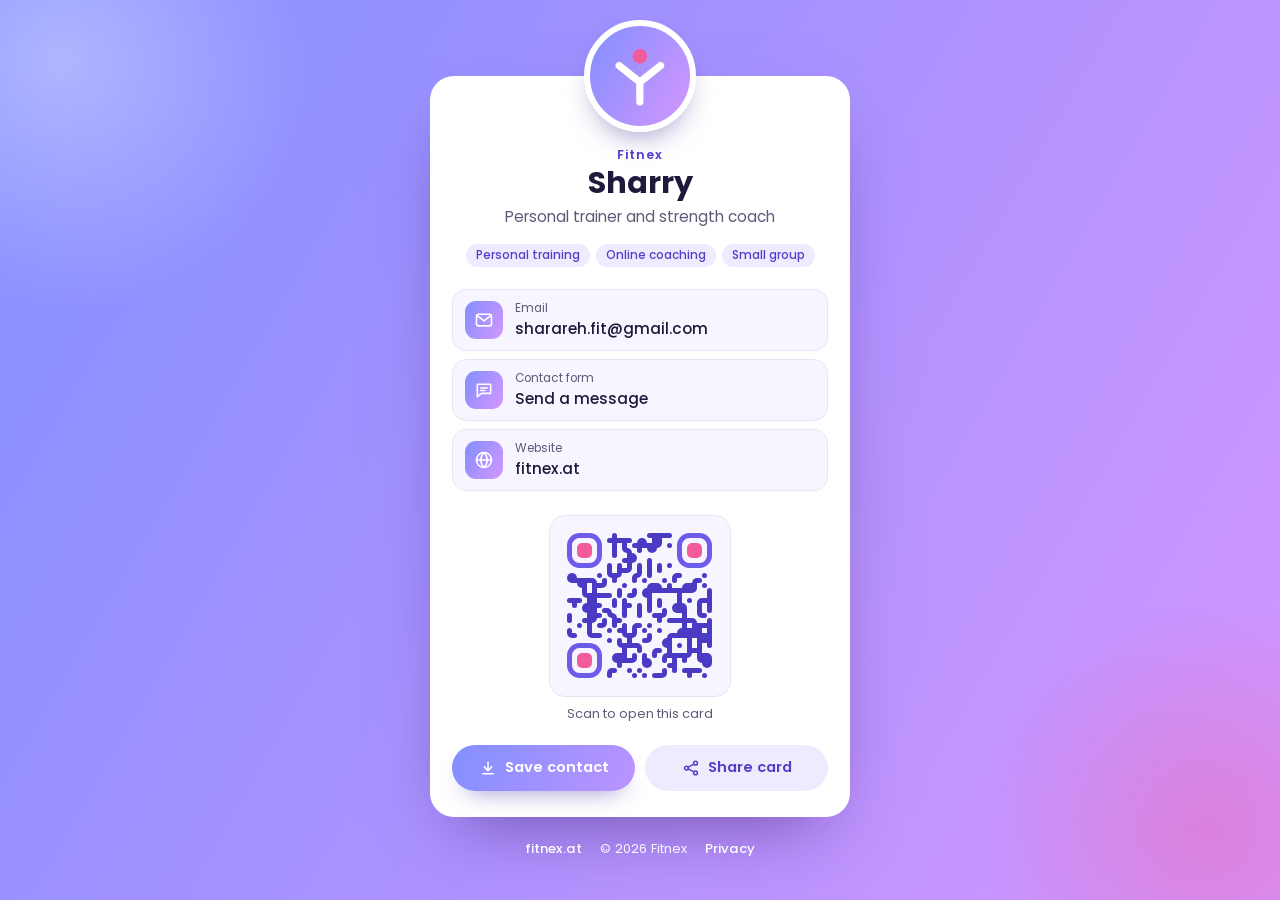
<file: card/index.html>
<!doctype html>
<html lang="en">
<head>
<meta charset="utf-8">
<meta name="viewport" content="width=device-width, initial-scale=1, viewport-fit=cover">
<title>Sharry, Personal Trainer at Fitnex | Digital Business Card</title>
<meta name="description" content="Digital business card of Sharry, personal trainer and strength coach at Fitnex. Email, contact form and website. Save the contact in one tap.">
<meta name="author" content="Fitnex">
<meta name="robots" content="index, follow, max-image-preview:large">
<meta name="theme-color" content="#8E8FFF">
<link rel="canonical" href="https://fitnex.at/card/">
<link rel="icon" href="../assets/img/logo.svg" type="image/svg+xml">
<link rel="apple-touch-icon" href="../assets/img/apple-touch-icon.png">

<!-- Add to Home Screen: opens full screen like an app (manifest for Android/Chrome, meta tags for iPhone) -->
<link rel="manifest" href="manifest.webmanifest">
<meta name="mobile-web-app-capable" content="yes">
<meta name="apple-mobile-web-app-capable" content="yes">
<meta name="apple-mobile-web-app-title" content="Fitnex">
<meta name="apple-mobile-web-app-status-bar-style" content="black-translucent">

<!-- Open Graph / social previews -->
<meta property="og:type" content="profile">
<meta property="og:site_name" content="Fitnex">
<meta property="og:locale" content="en_GB">
<meta property="og:url" content="https://fitnex.at/card/">
<meta property="og:title" content="Sharry, Personal Trainer at Fitnex">
<meta property="og:description" content="Digital business card: personal training, online coaching and small-group strength training.">
<meta property="og:image" content="https://fitnex.at/assets/img/og-image.png">
<meta property="og:image:width" content="1200">
<meta property="og:image:height" content="630">
<meta property="og:image:alt" content="Fitnex logo with the motto Train for Health. Fitness for Life.">
<meta name="twitter:card" content="summary_large_image">
<meta name="twitter:title" content="Sharry, Personal Trainer at Fitnex">
<meta name="twitter:description" content="Digital business card: personal training, online coaching and small-group strength training.">
<meta name="twitter:image" content="https://fitnex.at/assets/img/og-image.png">
<meta name="twitter:image:alt" content="Fitnex logo with the motto Train for Health. Fitness for Life.">

<script type="application/ld+json">
{
  "@context": "https://schema.org",
  "@type": "ProfilePage",
  "url": "https://fitnex.at/card/",
  "name": "Sharry, Personal Trainer at Fitnex: Digital Business Card",
  "isPartOf": { "@id": "https://fitnex.at/#website" },
  "mainEntity": { "@id": "https://fitnex.at/#coach" }
}
</script>

<link rel="preconnect" href="https://fonts.googleapis.com">
<link rel="preconnect" href="https://fonts.gstatic.com" crossorigin>
<link href="https://fonts.googleapis.com/css2?family=Poppins:wght@400;500;600;700&display=swap" rel="stylesheet">
<link rel="stylesheet" href="../assets/css/card.css">
<script defer src="../assets/js/qr-code-styling.js"></script>
<script defer src="../assets/js/business-card.js"></script>
<script defer src="../assets/js/card.js"></script>
</head>
<body>

<main class="bcard">
  <article class="bcard-card">

    <div class="bcard-badge" aria-hidden="true">
      <svg class="logo" viewBox="8 5 48 56"><circle class="logo-head" cx="32" cy="13" r="7"/><path class="logo-body" d="M12 22l20 16 20-16M32 38v19"/></svg>
    </div>

    <p class="bcard-brand">Fitnex</p>
    <h1 class="bcard-name">Sharry</h1>
    <p class="bcard-tagline">Personal trainer and strength coach</p>

    <ul class="bcard-tags" aria-label="Services">
      <li>Personal training</li>
      <li>Online coaching</li>
      <li>Small group</li>
    </ul>

    <nav class="bcard-links" aria-label="Contact">
      <a class="bcard-link" href="mailto:sharareh.fit@gmail.com">
        <span class="bcard-icon" aria-hidden="true"><svg viewBox="0 0 24 24"><rect x="3" y="5" width="18" height="14" rx="2.5"/><path d="M3.5 6.5l8.5 6.5 8.5-6.5"/></svg></span>
        <span class="bcard-text"><span class="bcard-label">Email</span><span class="bcard-value">sharareh.fit@gmail.com</span></span>
      </a>
      <a class="bcard-link" href="https://fitnex.at/#contact">
        <span class="bcard-icon" aria-hidden="true"><svg viewBox="0 0 24 24"><path d="M4 5h16v11H9l-5 4z"/><path d="M8 9.5h8M8 12.5h5"/></svg></span>
        <span class="bcard-text"><span class="bcard-label">Contact form</span><span class="bcard-value">Send a message</span></span>
      </a>
      <a class="bcard-link" href="https://fitnex.at/">
        <span class="bcard-icon" aria-hidden="true"><svg viewBox="0 0 24 24"><circle cx="12" cy="12" r="9"/><path d="M3 12h18M12 3c2.6 2.6 3.8 5.6 3.8 9S14.6 18.4 12 21c-2.6-2.6-3.8-5.6-3.8-9S9.4 5.6 12 3z"/></svg></span>
        <span class="bcard-text"><span class="bcard-label">Website</span><span class="bcard-value">fitnex.at</span></span>
      </a>
    </nav>

    <div class="bcard-qr">
      <div class="bcard-qr-box" id="card-qr"></div>
      <p class="bcard-qr-caption">Scan to open this card</p>
    </div>

    <div class="bcard-actions">
      <button class="bcard-btn bcard-btn-primary" type="button" id="card-save">
        <svg viewBox="0 0 24 24" aria-hidden="true"><path d="M12 4v11M7 10.5l5 5 5-5M5 19.5h14"/></svg>Save contact
      </button>
      <button class="bcard-btn bcard-btn-soft" type="button" id="card-share">
        <svg viewBox="0 0 24 24" aria-hidden="true"><circle cx="18" cy="5.5" r="2.5"/><circle cx="6" cy="12" r="2.5"/><circle cx="18" cy="18.5" r="2.5"/><path d="M8.2 10.8l7.6-4M8.2 13.2l7.6 4"/></svg>Share card
      </button>
      <!-- shown only where installing is possible and the card isn't installed yet -->
      <button class="bcard-btn bcard-btn-line" type="button" id="card-install" hidden>
        <svg viewBox="0 0 24 24" aria-hidden="true"><rect x="6.5" y="2.5" width="11" height="19" rx="2.5"/><path d="M12 7.5v7M9 11.5l3 3 3-3"/></svg>Add to Home Screen
      </button>
    </div>
    <p class="bcard-ios-hint" id="card-ios-hint" hidden>
      In Safari, tap <strong>Share</strong>
      <svg viewBox="0 0 24 24" aria-label="the Share icon" role="img"><path d="M12 3v12M8 7l4-4 4 4"/><path d="M6 11H5a1 1 0 0 0-1 1v8a1 1 0 0 0 1 1h14a1 1 0 0 0 1-1v-8a1 1 0 0 0-1-1h-1"/></svg>
      then <strong>Add to Home Screen</strong>.
    </p>

  </article>

  <footer class="bcard-footer">
    <a href="https://fitnex.at/">fitnex.at</a>
    <span>© <span data-year>2026</span> Fitnex</span>
    <a href="../privacy.html">Privacy</a>
  </footer>
</main>

<div class="card-toast" role="status" aria-live="polite"></div>

</body>
</html>
</file>
<file: assets/css/card.css>
/* ==========================================================================
   Fitnex: digital business card (/card/)
   Same palette as the website: periwinkle to lilac gradient, violet brand,
   pink accent, Poppins.
   ========================================================================== */

:root{
  --v1:#828FFF;
  --v2:#D496FF;
  --violet:#6C5CE7;
  --violet-ink:#5141C9;
  --pink:#F25C9B;
  --ink:#1E1A3C;
  --body:#5D5A78;
  --soft:#F7F5FF;
  --soft-2:#EFEBFF;
  --line:#E8E4F6;
  --grad:linear-gradient(120deg, var(--v1) 0%, var(--v2) 100%);
  --grad-warm:linear-gradient(120deg, #F25C9B 0%, #B98CFF 100%);
}

*{box-sizing:border-box}
html{background:var(--v1)}   /* no white flash when the page bounces */
body{margin:0; font-family:"Poppins", system-ui, sans-serif; color:var(--body); -webkit-font-smoothing:antialiased}
a{color:inherit}
:focus-visible{outline:3px solid var(--violet); outline-offset:3px; border-radius:6px}

/* ---------- Page ---------- */
.bcard{
  position:relative; min-height:100vh; min-height:100dvh;
  display:flex; flex-direction:column; align-items:center;
  padding:76px 16px 28px; background:var(--grad); overflow:hidden;
}
.bcard::before, .bcard::after{ /* soft light blobs, as in the website hero */
  content:""; position:fixed; border-radius:50%; pointer-events:none;
}
.bcard::before{width:520px; height:520px; left:-200px; top:-200px; background:radial-gradient(circle, rgba(255,255,255,.35), rgba(255,255,255,0) 70%)}
.bcard::after{width:460px; height:460px; right:-160px; bottom:-160px; background:radial-gradient(circle, rgba(242,92,155,.35), rgba(242,92,155,0) 70%)}

/* ---------- Card ---------- */
.bcard-card{
  position:relative; z-index:1; width:100%; max-width:420px;
  display:flex; flex-direction:column; align-items:center; text-align:center;
  background:#fff; border-radius:24px; padding:0 22px 26px;
  box-shadow:0 30px 70px -30px rgba(40,10,90,.55);
}
.bcard-badge{
  display:grid; place-items:center; width:112px; height:112px; margin:-56px 0 14px;
  border-radius:50%; background:var(--grad); border:6px solid #fff;
  box-shadow:0 14px 30px -14px rgba(60,30,140,.6);
}
.logo{display:block; height:58px; width:auto; aspect-ratio:48 / 56; transform:translateY(1px)}
.logo-head{fill:var(--pink)}
.logo-body{fill:none; stroke:#fff; stroke-width:7; stroke-linecap:round; stroke-linejoin:round}

.bcard-brand{margin:0; font-size:.78rem; font-weight:600; letter-spacing:.08em; color:var(--violet-ink)}
.bcard-name{margin:2px 0 4px; font-size:1.9rem; font-weight:700; color:var(--ink); line-height:1.15}
.bcard-tagline{margin:0 0 16px; font-size:.95rem}

.bcard-tags{display:flex; flex-wrap:wrap; justify-content:center; gap:6px; list-style:none; margin:0 0 22px; padding:0}
.bcard-tags li{font-size:.74rem; font-weight:500; color:var(--violet-ink); background:var(--soft-2); border-radius:999px; padding:3px 10px}

/* ---------- Links ---------- */
.bcard-links{width:100%; display:flex; flex-direction:column; gap:8px; margin-bottom:24px}
.bcard-link{
  display:flex; align-items:center; gap:12px; padding:10px 12px; text-align:left; text-decoration:none;
  background:var(--soft); border:1px solid var(--line); border-radius:14px;
  transition:background-color .15s, border-color .15s, translate .15s;
}
.bcard-link:hover{background:var(--soft-2); border-color:#D3CAF8; translate:0 -1px}
.bcard-icon{flex:none; width:38px; height:38px; display:grid; place-items:center; border-radius:11px; background:var(--grad)}
.bcard-icon svg{width:20px; height:20px; fill:none; stroke:#fff; stroke-width:1.9; stroke-linecap:round; stroke-linejoin:round}
.bcard-text{display:flex; flex-direction:column; min-width:0}
.bcard-label{font-size:.74rem; color:var(--body)}
.bcard-value{font-size:.95rem; font-weight:500; color:var(--ink); white-space:nowrap; overflow:hidden; text-overflow:ellipsis}

/* ---------- QR ---------- */
.bcard-qr{display:flex; flex-direction:column; align-items:center; gap:8px; margin-bottom:22px}
.bcard-qr-box{display:inline-flex; padding:12px; border-radius:16px; background:var(--soft); border:1px solid var(--line); overflow:hidden; min-width:182px; min-height:182px}
.bcard-qr-box svg, .bcard-qr-box canvas{display:block}
.bcard-qr-caption{margin:0; font-size:.8rem}

/* ---------- Actions ---------- */
.bcard-actions{display:grid; grid-template-columns:1fr 1fr; gap:10px; width:100%}
.bcard-btn{
  display:inline-flex; align-items:center; justify-content:center; gap:8px;
  font:inherit; font-weight:600; font-size:.92rem; padding:.85em 1em; border:0; border-radius:999px; cursor:pointer; white-space:nowrap;
  transition:transform .15s, box-shadow .15s, background-position .3s;
}
.bcard-btn svg{width:18px; height:18px; fill:none; stroke:currentColor; stroke-width:2; stroke-linecap:round; stroke-linejoin:round}
.bcard-btn-primary{color:#fff; background:var(--grad); background-size:150% 100%; box-shadow:0 12px 24px -14px rgba(76,60,170,.7)}
.bcard-btn-primary:hover{background-position:100% 0; transform:translateY(-1px)}
.bcard-btn-soft{color:var(--violet-ink); background:var(--soft-2)}
.bcard-btn-soft:hover{background:#E4DEFF; transform:translateY(-1px)}

/* ---------- Footer ---------- */
.bcard-footer{position:relative; z-index:1; display:flex; flex-wrap:wrap; justify-content:center; gap:6px 18px; margin-top:22px; font-size:.82rem; color:rgba(255,255,255,.92)}
.bcard-footer a{color:#fff; font-weight:500; text-decoration:none}
.bcard-footer a:hover{text-decoration:underline; text-underline-offset:3px}
.bcard-footer :focus-visible{outline-color:#fff}

/* ---------- Toast ---------- */
.card-toast{
  position:fixed; left:50%; bottom:1.5rem; z-index:10; max-width:calc(100% - 2rem);
  transform:translate(-50%, 1rem); padding:.65rem 1.2rem; border-radius:999px;
  background:var(--ink); color:#fff; font-size:.82rem; text-align:center;
  opacity:0; visibility:hidden; transition:opacity .25s, transform .25s, visibility 0s linear .25s;
}
.card-toast.is-shown{opacity:1; visibility:visible; transform:translate(-50%, 0); transition:opacity .25s, transform .25s, visibility 0s}
.card-toast.is-error{background:#B3164F}

@media (max-width:360px){ .bcard-actions{grid-template-columns:1fr} }
@media (prefers-reduced-motion: reduce){ .bcard-link, .bcard-btn{transition:none} }

/* ---------- Add to Home Screen ---------- */
.bcard-btn-line{grid-column:1 / -1; color:var(--violet-ink); background:#fff; box-shadow:inset 0 0 0 1.5px #D3CAF8}
.bcard-btn-line:hover{background:var(--soft); transform:translateY(-1px)}
.bcard-btn[hidden], .bcard-ios-hint[hidden]{display:none}
.bcard-ios-hint{margin:12px 0 0; padding:10px 14px; border-radius:14px; background:var(--soft); font-size:.85rem; line-height:1.6}
.bcard-ios-hint strong{color:var(--ink); font-weight:600}
.bcard-ios-hint svg{display:inline-block; width:18px; height:18px; vertical-align:-3px; fill:none; stroke:var(--violet); stroke-width:2; stroke-linecap:round; stroke-linejoin:round}

/* installed as an app: keep clear of the iPhone notch and home bar */
@supports (padding:max(0px)){
  .bcard{padding-top:max(76px, calc(env(safe-area-inset-top) + 64px)); padding-bottom:max(28px, env(safe-area-inset-bottom))}
}
</file>
<file: public/assets/css/card.css>
/* ==========================================================================
   Fitnex: digital business card (/card/)
   Same palette as the website: periwinkle to lilac gradient, violet brand,
   pink accent, Poppins.
   ========================================================================== */

:root{
  --v1:#828FFF;
  --v2:#D496FF;
  --violet:#6C5CE7;
  --violet-ink:#5141C9;
  --pink:#F25C9B;
  --ink:#1E1A3C;
  --body:#5D5A78;
  --soft:#F7F5FF;
  --soft-2:#EFEBFF;
  --line:#E8E4F6;
  --grad:linear-gradient(120deg, var(--v1) 0%, var(--v2) 100%);
  --grad-warm:linear-gradient(120deg, #F25C9B 0%, #B98CFF 100%);
}

*{box-sizing:border-box}
html{background:var(--v1)}   /* no white flash when the page bounces */
body{margin:0; font-family:"Poppins", system-ui, sans-serif; color:var(--body); -webkit-font-smoothing:antialiased}
a{color:inherit}
:focus-visible{outline:3px solid var(--violet); outline-offset:3px; border-radius:6px}

/* ---------- Page ---------- */
.bcard{
  position:relative; min-height:100vh; min-height:100dvh;
  display:flex; flex-direction:column; align-items:center;
  padding:76px 16px 28px; background:var(--grad); overflow:hidden;
}
.bcard::before, .bcard::after{ /* soft light blobs, as in the website hero */
  content:""; position:fixed; border-radius:50%; pointer-events:none;
}
.bcard::before{width:520px; height:520px; left:-200px; top:-200px; background:radial-gradient(circle, rgba(255,255,255,.35), rgba(255,255,255,0) 70%)}
.bcard::after{width:460px; height:460px; right:-160px; bottom:-160px; background:radial-gradient(circle, rgba(242,92,155,.35), rgba(242,92,155,0) 70%)}

/* ---------- Card ---------- */
.bcard-card{
  position:relative; z-index:1; width:100%; max-width:420px;
  display:flex; flex-direction:column; align-items:center; text-align:center;
  background:#fff; border-radius:24px; padding:0 22px 26px;
  box-shadow:0 30px 70px -30px rgba(40,10,90,.55);
}
.bcard-badge{
  display:grid; place-items:center; width:112px; height:112px; margin:-56px 0 14px;
  border-radius:50%; background:var(--grad); border:6px solid #fff;
  box-shadow:0 14px 30px -14px rgba(60,30,140,.6);
}
.logo{display:block; height:58px; width:auto; aspect-ratio:48 / 56; transform:translateY(1px)}
.logo-head{fill:var(--pink)}
.logo-body{fill:none; stroke:#fff; stroke-width:7; stroke-linecap:round; stroke-linejoin:round}

.bcard-brand{margin:0; font-size:.78rem; font-weight:600; letter-spacing:.08em; color:var(--violet-ink)}
.bcard-name{margin:2px 0 4px; font-size:1.9rem; font-weight:700; color:var(--ink); line-height:1.15}
.bcard-tagline{margin:0 0 16px; font-size:.95rem}

.bcard-tags{display:flex; flex-wrap:wrap; justify-content:center; gap:6px; list-style:none; margin:0 0 22px; padding:0}
.bcard-tags li{font-size:.74rem; font-weight:500; color:var(--violet-ink); background:var(--soft-2); border-radius:999px; padding:3px 10px}

/* ---------- Links ---------- */
.bcard-links{width:100%; display:flex; flex-direction:column; gap:8px; margin-bottom:24px}
.bcard-link{
  display:flex; align-items:center; gap:12px; padding:10px 12px; text-align:left; text-decoration:none;
  background:var(--soft); border:1px solid var(--line); border-radius:14px;
  transition:background-color .15s, border-color .15s, translate .15s;
}
.bcard-link:hover{background:var(--soft-2); border-color:#D3CAF8; translate:0 -1px}
.bcard-icon{flex:none; width:38px; height:38px; display:grid; place-items:center; border-radius:11px; background:var(--grad)}
.bcard-icon svg{width:20px; height:20px; fill:none; stroke:#fff; stroke-width:1.9; stroke-linecap:round; stroke-linejoin:round}
.bcard-text{display:flex; flex-direction:column; min-width:0}
.bcard-label{font-size:.74rem; color:var(--body)}
.bcard-value{font-size:.95rem; font-weight:500; color:var(--ink); white-space:nowrap; overflow:hidden; text-overflow:ellipsis}

/* ---------- QR ---------- */
.bcard-qr{display:flex; flex-direction:column; align-items:center; gap:8px; margin-bottom:22px}
.bcard-qr-box{display:inline-flex; padding:12px; border-radius:16px; background:var(--soft); border:1px solid var(--line); overflow:hidden; min-width:182px; min-height:182px}
.bcard-qr-box svg, .bcard-qr-box canvas{display:block}
.bcard-qr-caption{margin:0; font-size:.8rem}

/* ---------- Actions ---------- */
.bcard-actions{display:grid; grid-template-columns:1fr 1fr; gap:10px; width:100%}
.bcard-btn{
  display:inline-flex; align-items:center; justify-content:center; gap:8px;
  font:inherit; font-weight:600; font-size:.92rem; padding:.85em 1em; border:0; border-radius:999px; cursor:pointer; white-space:nowrap;
  transition:transform .15s, box-shadow .15s, background-position .3s;
}
.bcard-btn svg{width:18px; height:18px; fill:none; stroke:currentColor; stroke-width:2; stroke-linecap:round; stroke-linejoin:round}
.bcard-btn-primary{color:#fff; background:var(--grad); background-size:150% 100%; box-shadow:0 12px 24px -14px rgba(76,60,170,.7)}
.bcard-btn-primary:hover{background-position:100% 0; transform:translateY(-1px)}
.bcard-btn-soft{color:var(--violet-ink); background:var(--soft-2)}
.bcard-btn-soft:hover{background:#E4DEFF; transform:translateY(-1px)}

/* ---------- Footer ---------- */
.bcard-footer{position:relative; z-index:1; display:flex; flex-wrap:wrap; justify-content:center; gap:6px 18px; margin-top:22px; font-size:.82rem; color:rgba(255,255,255,.92)}
.bcard-footer a{color:#fff; font-weight:500; text-decoration:none}
.bcard-footer a:hover{text-decoration:underline; text-underline-offset:3px}
.bcard-footer :focus-visible{outline-color:#fff}

/* ---------- Toast ---------- */
.card-toast{
  position:fixed; left:50%; bottom:1.5rem; z-index:10; max-width:calc(100% - 2rem);
  transform:translate(-50%, 1rem); padding:.65rem 1.2rem; border-radius:999px;
  background:var(--ink); color:#fff; font-size:.82rem; text-align:center;
  opacity:0; visibility:hidden; transition:opacity .25s, transform .25s, visibility 0s linear .25s;
}
.card-toast.is-shown{opacity:1; visibility:visible; transform:translate(-50%, 0); transition:opacity .25s, transform .25s, visibility 0s}
.card-toast.is-error{background:#B3164F}

@media (max-width:360px){ .bcard-actions{grid-template-columns:1fr} }
@media (prefers-reduced-motion: reduce){ .bcard-link, .bcard-btn{transition:none} }

/* ---------- Add to Home Screen ---------- */
.bcard-btn-line{grid-column:1 / -1; color:var(--violet-ink); background:#fff; box-shadow:inset 0 0 0 1.5px #D3CAF8}
.bcard-btn-line:hover{background:var(--soft); transform:translateY(-1px)}
.bcard-btn[hidden], .bcard-ios-hint[hidden]{display:none}
.bcard-ios-hint{margin:12px 0 0; padding:10px 14px; border-radius:14px; background:var(--soft); font-size:.85rem; line-height:1.6}
.bcard-ios-hint strong{color:var(--ink); font-weight:600}
.bcard-ios-hint svg{display:inline-block; width:18px; height:18px; vertical-align:-3px; fill:none; stroke:var(--violet); stroke-width:2; stroke-linecap:round; stroke-linejoin:round}

/* installed as an app: keep clear of the iPhone notch and home bar */
@supports (padding:max(0px)){
  .bcard{padding-top:max(76px, calc(env(safe-area-inset-top) + 64px)); padding-bottom:max(28px, env(safe-area-inset-bottom))}
}
</file>
